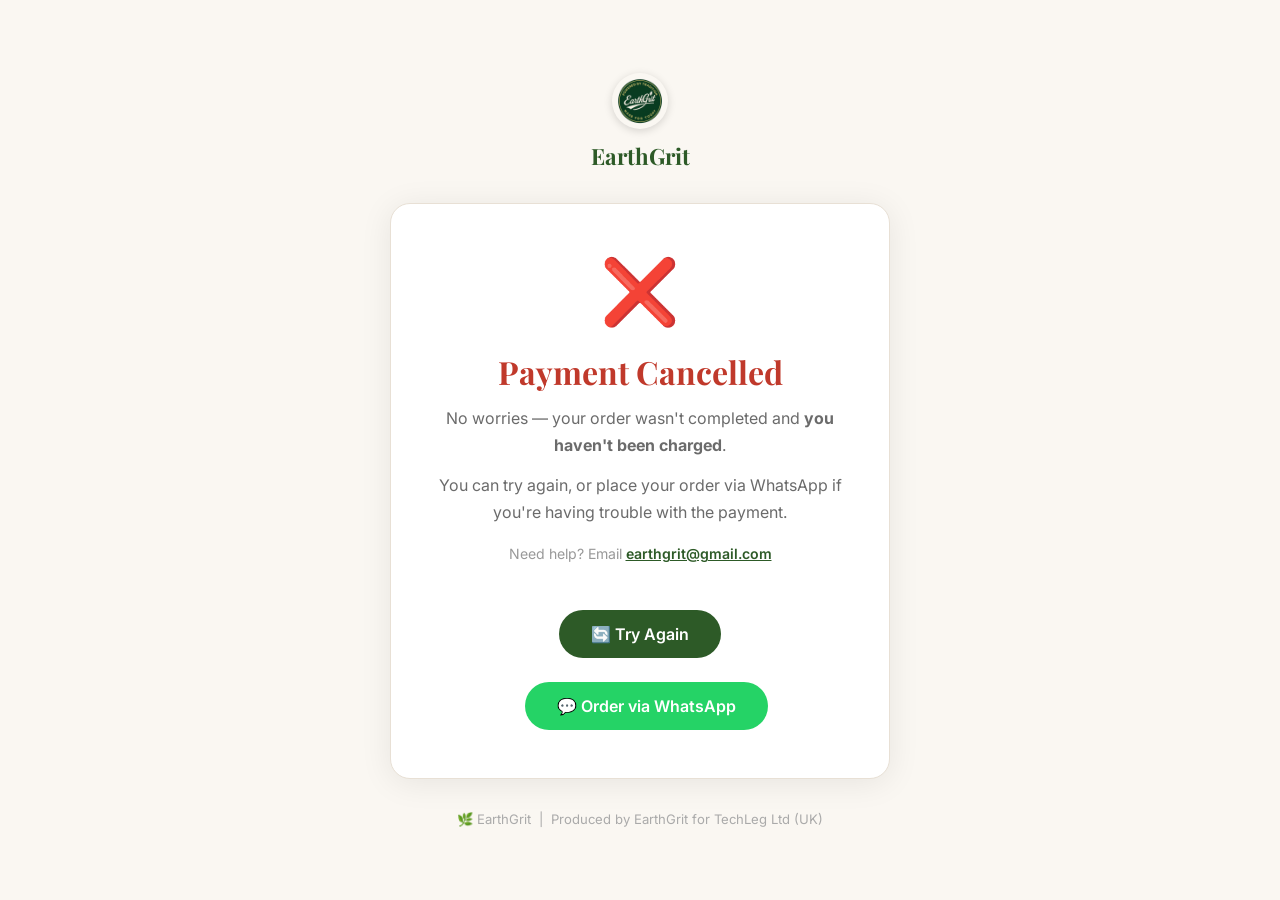
<file: failed.html>
<!DOCTYPE html>
<html lang='en'>
<head>
  <meta charset='UTF-8'>
  <title>Payment Cancelled – EarthGrit</title>
  <link href='https://fonts.googleapis.com/css2?family=Playfair+Display:wght@700&family=Inter:wght@400;500;600;700&display=swap' rel='stylesheet'>
  <style>
    *{box-sizing:border-box;margin:0;padding:0}
    body{font-family:'Inter',sans-serif;background:#faf7f2;color:#1a1a1a;min-height:100vh;display:flex;flex-direction:column;align-items:center;justify-content:center;padding:40px 20px;text-align:center}
    .card{background:#fff;border-radius:20px;padding:48px 40px;max-width:500px;width:100%;border:1px solid #e8e0d5;box-shadow:0 4px 32px rgba(0,0,0,0.08)}
    .icon{font-size:4rem;margin-bottom:20px}
    h1{font-family:'Playfair Display',serif;font-size:2rem;color:#c0392b;margin-bottom:12px}
    p{color:#6b6b6b;font-size:1rem;line-height:1.7;margin-bottom:8px}
    .btn{display:inline-block;margin-top:16px;background:#2d5a27;color:#fff;border-radius:50px;padding:14px 32px;font-size:1rem;font-weight:600;text-decoration:none;transition:all .2s}
    .btn:hover{background:#4a7c42;transform:translateY(-2px)}
    .btn-wa{display:inline-block;margin-top:12px;background:#25d366;color:#fff;border-radius:50px;padding:14px 32px;font-size:1rem;font-weight:600;text-decoration:none;transition:all .2s;margin-left:12px}
    .btn-wa:hover{background:#1fab4f}
    .logo{margin-bottom:32px}
    .logo span{font-family:'Playfair Display',serif;font-size:1.4rem;color:#2d5a27;font-weight:700}
    footer{margin-top:32px;font-size:.82rem;color:#aaa}
    .btns{display:flex;gap:12px;justify-content:center;flex-wrap:wrap;margin-top:28px}
  </style>
</head>
<body>

<div class='logo'><img src='logo.jpg' alt='EarthGrit Logo' style='height:56px;width:56px;border-radius:50%;object-fit:cover;box-shadow:0 2px 8px rgba(0,0,0,0.15);margin-bottom:8px'><br><span>EarthGrit</span></div>

  <div class='card'>
    <div class='icon'>❌</div>
    <h1>Payment Cancelled</h1>
    <p>No worries — your order wasn't completed and <strong>you haven't been charged</strong>.</p>
    <p style='margin-top:12px'>You can try again, or place your order via WhatsApp if you're having trouble with the payment.</p>
    <p style='margin-top:16px;font-size:.88rem;color:#999'>Need help? Email <a href='mailto:earthgrit@gmail.com' style='color:#2d5a27;font-weight:600'>earthgrit@gmail.com</a></p>
    <div class='btns'>
      <a href='index.html' class='btn'>🔄 Try Again</a>
      <a href='https://wa.me/447344445351' target='_blank' class='btn-wa'>💬 Order via WhatsApp</a>
    </div>
  </div>
  <footer>🌿 EarthGrit &nbsp;|&nbsp; Produced by EarthGrit for TechLeg Ltd (UK)</footer>
</body>
</html>
</file>
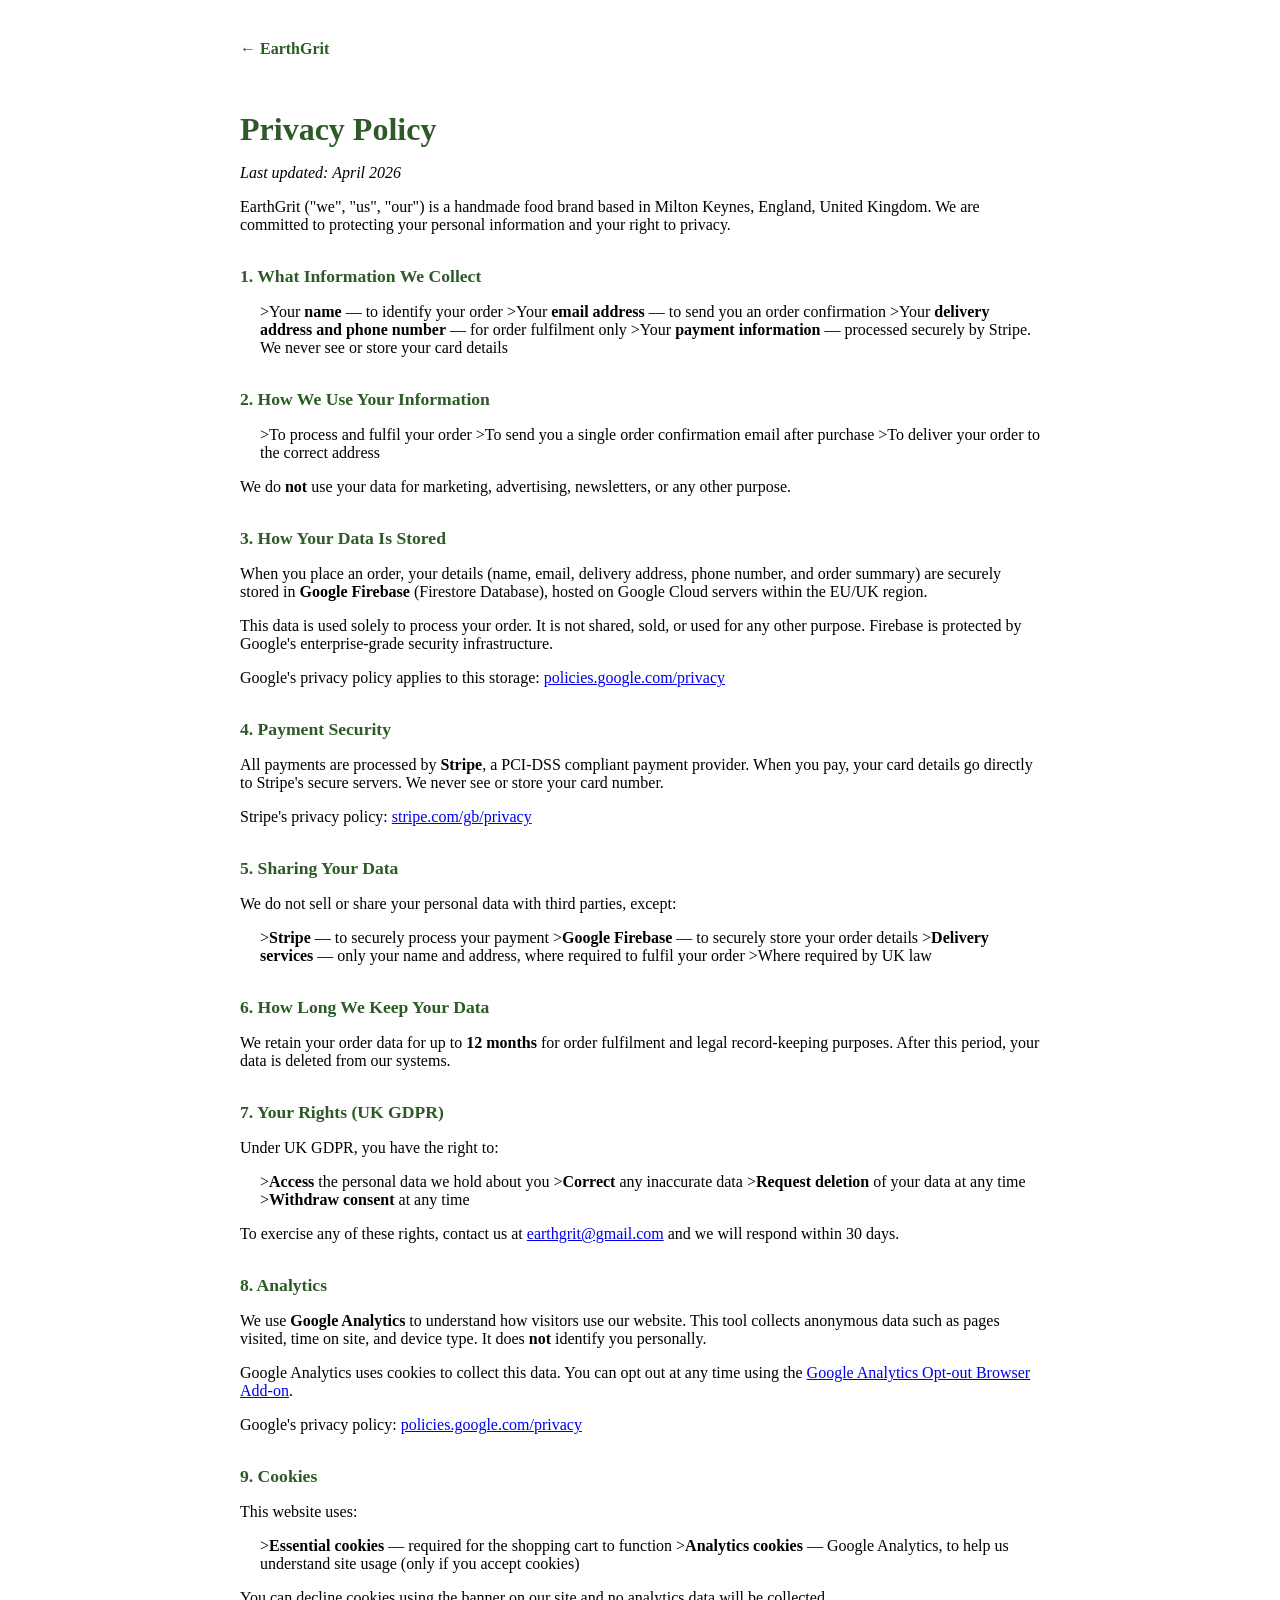
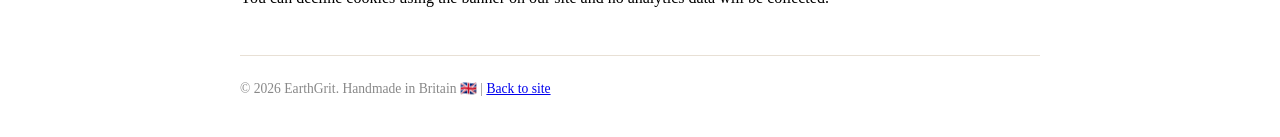
<file: privacy.html>
<!DOCTYPE html>
<html lang="en">
<head>
  <meta charset="UTF-8" />
  <meta name="viewport" content="width=device-width, initial-scale=1.0" />
  <title>Privacy Policy – EarthGrit</title>
  <style>
    body { max-width: 800px; margin: 0 auto; padding: 40px 24px; }
    .back { display: inline-block; margin-bottom: 32px; color: #2d5a27; text-decoration: none; font-weight: 600; }
    h1 { color: #2d5a27; font-size: 2rem; margin-bottom: 8px; }
    h2 { color: #2d5a27; font-size: 1.1rem; margin-top: 32px; margin-bottom: 10px; }
    ul { padding-left: 20px; margin-bottom: 12px; }
    ul li { margin-bottom: 6px; }
    .pp-footer { margin-top: 48px; padding-top: 24px; border-top: 1px solid #e8e0d5; font-size: .85rem; color: #888; }
  </style>
</head>
<body>
  <a class="back" href="/">← EarthGrit</a>

  <h1>Privacy Policy</h1>
  <p><em>Last updated: April 2026</em></p>
  <p>EarthGrit ("we", "us", "our") is a handmade food brand based in Milton Keynes, England, United Kingdom. We are committed to protecting your personal information and your right to privacy.</p>

  <h2>1. What Information We Collect</h2>
  <ul>
    >Your <strong>name</strong> — to identify your order</li>
    >Your <strong>email address</strong> — to send you an order confirmation</li>
    >Your <strong>delivery address and phone number</strong> — for order fulfilment only</li>
    >Your <strong>payment information</strong> — processed securely by Stripe. We never see or store your card details</li>
  </ul>

  <h2>2. How We Use Your Information</h2>
  <ul>
    >To process and fulfil your order</li>
    >To send you a single order confirmation email after purchase</li>
    >To deliver your order to the correct address</li>
  </ul>
  <p>We do <strong>not</strong> use your data for marketing, advertising, newsletters, or any other purpose.</p>

  <h2>3. How Your Data Is Stored</h2>
  <p>When you place an order, your details (name, email, delivery address, phone number, and order summary) are securely stored in <strong>Google Firebase</strong> (Firestore Database), hosted on Google Cloud servers within the EU/UK region.</p>
  <p>This data is used solely to process your order. It is not shared, sold, or used for any other purpose. Firebase is protected by Google's enterprise-grade security infrastructure.</p>
  <p>Google's privacy policy applies to this storage: <a href="https://policies.google.com/privacy" target="_blank">policies.google.com/privacy</a></p>

  <h2>4. Payment Security</h2>
  <p>All payments are processed by <strong>Stripe</strong>, a PCI-DSS compliant payment provider. When you pay, your card details go directly to Stripe's secure servers. We never see or store your card number.</p>
  <p>Stripe's privacy policy: <a href="https://stripe.com/gb/privacy" target="_blank">stripe.com/gb/privacy</a></p>

  <h2>5. Sharing Your Data</h2>
  <p>We do not sell or share your personal data with third parties, except:</p>
  <ul>
    ><strong>Stripe</strong> — to securely process your payment</li>
    ><strong>Google Firebase</strong> — to securely store your order details</li>
    ><strong>Delivery services</strong> — only your name and address, where required to fulfil your order</li>
    >Where required by UK law</li>
  </ul>

  <h2>6. How Long We Keep Your Data</h2>
  <p>We retain your order data for up to <strong>12 months</strong> for order fulfilment and legal record-keeping purposes. After this period, your data is deleted from our systems.</p>

  <h2>7. Your Rights (UK GDPR)</h2>
  <p>Under UK GDPR, you have the right to:</p>
  <ul>
    ><strong>Access</strong> the personal data we hold about you</li>
    ><strong>Correct</strong> any inaccurate data</li>
    ><strong>Request deletion</strong> of your data at any time</li>
    ><strong>Withdraw consent</strong> at any time</li>
  </ul>
  <p>To exercise any of these rights, contact us at <a href="mailto:earthgrit@gmail.com">earthgrit@gmail.com</a> and we will respond within 30 days.</p>

  <h2>8. Analytics</h2>
  <p>We use <strong>Google Analytics</strong> to understand how visitors use our website. This tool collects anonymous data such as pages visited, time on site, and device type. It does <strong>not</strong> identify you personally.</p>
  <p>Google Analytics uses cookies to collect this data. You can opt out at any time using the <a href="https://tools.google.com/dlpage/gaoptout" target="_blank">Google Analytics Opt-out Browser Add-on</a>.</p>
  <p>Google's privacy policy: <a href="https://policies.google.com/privacy" target="_blank">policies.google.com/privacy</a></p>

  <h2>9. Cookies</h2>
  <p>This website uses:</p>
  <ul>
    ><strong>Essential cookies</strong> — required for the shopping cart to function</li>
    ><strong>Analytics cookies</strong> — Google Analytics, to help us understand site usage (only if you accept cookies)</li>
  </ul>
  <p>You can decline cookies using the banner on our site and no analytics data will be collected.</p>

  <div class="pp-footer">© 2026 EarthGrit. Handmade in Britain 🇬🇧 | <a href="/">Back to site</a></div>
</body>
</html>
</file>
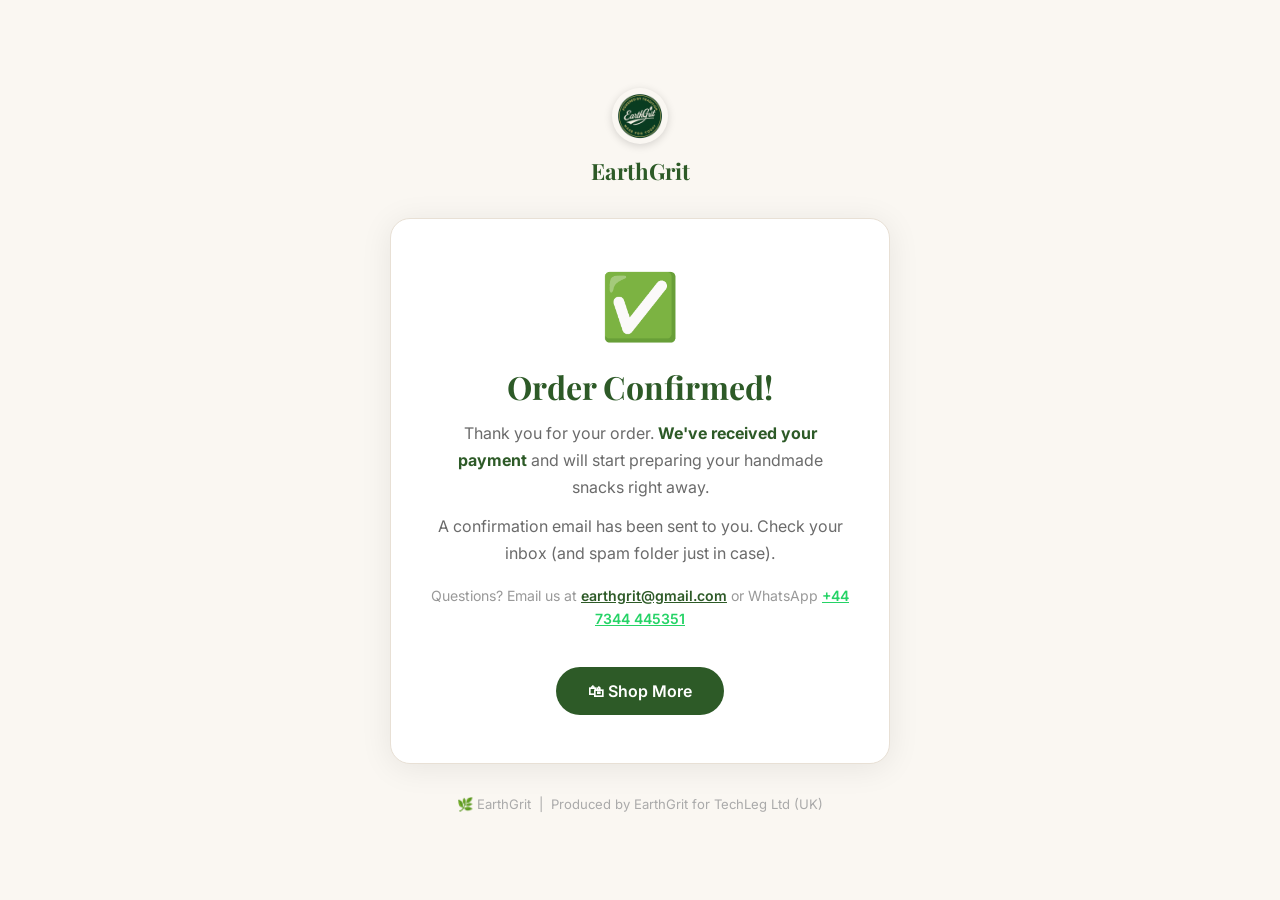
<file: thankyou.html>
<!DOCTYPE html>
<html lang='en'>
<head>
  <meta charset='UTF-8'>
  <title>Order Confirmed – EarthGrit</title>
  <link href='https://fonts.googleapis.com/css2?family=Playfair+Display:wght@700&family=Inter:wght@400;500;600;700&display=swap' rel='stylesheet'>
  <style>
    *{box-sizing:border-box;margin:0;padding:0}
    body{font-family:'Inter',sans-serif;background:#faf7f2;color:#1a1a1a;min-height:100vh;display:flex;flex-direction:column;align-items:center;justify-content:center;padding:40px 20px;text-align:center}
    .card{background:#fff;border-radius:20px;padding:48px 40px;max-width:500px;width:100%;border:1px solid #e8e0d5;box-shadow:0 4px 32px rgba(0,0,0,0.08)}
    .icon{font-size:4rem;margin-bottom:20px}
    h1{font-family:'Playfair Display',serif;font-size:2rem;color:#2d5a27;margin-bottom:12px}
    p{color:#6b6b6b;font-size:1rem;line-height:1.7;margin-bottom:8px}
    .highlight{color:#2d5a27;font-weight:700}
    .btn{display:inline-block;margin-top:28px;background:#2d5a27;color:#fff;border-radius:50px;padding:14px 32px;font-size:1rem;font-weight:600;text-decoration:none;transition:all .2s}
    .btn:hover{background:#4a7c42;transform:translateY(-2px)}
    .logo{margin-bottom:32px}
    .logo span{font-family:'Playfair Display',serif;font-size:1.4rem;color:#2d5a27;font-weight:700}
    footer{margin-top:32px;font-size:.82rem;color:#aaa}
  </style>
</head>
<body>

  <div class='logo'><img src='logo.jpg' alt='EarthGrit Logo' style='height:56px;width:56px;border-radius:50%;object-fit:cover;box-shadow:0 2px 8px rgba(0,0,0,0.15);margin-bottom:8px'><br><span>EarthGrit</span></div>

  <div class='card'>
    <div class='icon'>✅</div>
    <h1>Order Confirmed!</h1>
    <p>Thank you for your order. <span class='highlight'>We've received your payment</span> and will start preparing your handmade snacks right away.</p>
    <p style='margin-top:12px'>A confirmation email has been sent to you. Check your inbox (and spam folder just in case).</p>
    <p style='margin-top:16px;font-size:.88rem;color:#999'>Questions? Email us at <a href='mailto:earthgrit@gmail.com' style='color:#2d5a27;font-weight:600'>earthgrit@gmail.com</a> or WhatsApp <a href='https://wa.me/447344445351' style='color:#25d366;font-weight:600'>+44 7344 445351</a></p>
    <a href='index.html' class='btn'>🛍 Shop More</a>
  </div>
  <footer>🌿 EarthGrit &nbsp;|&nbsp; Produced by EarthGrit for TechLeg Ltd (UK)</footer>
</body>
</html>
</file>
